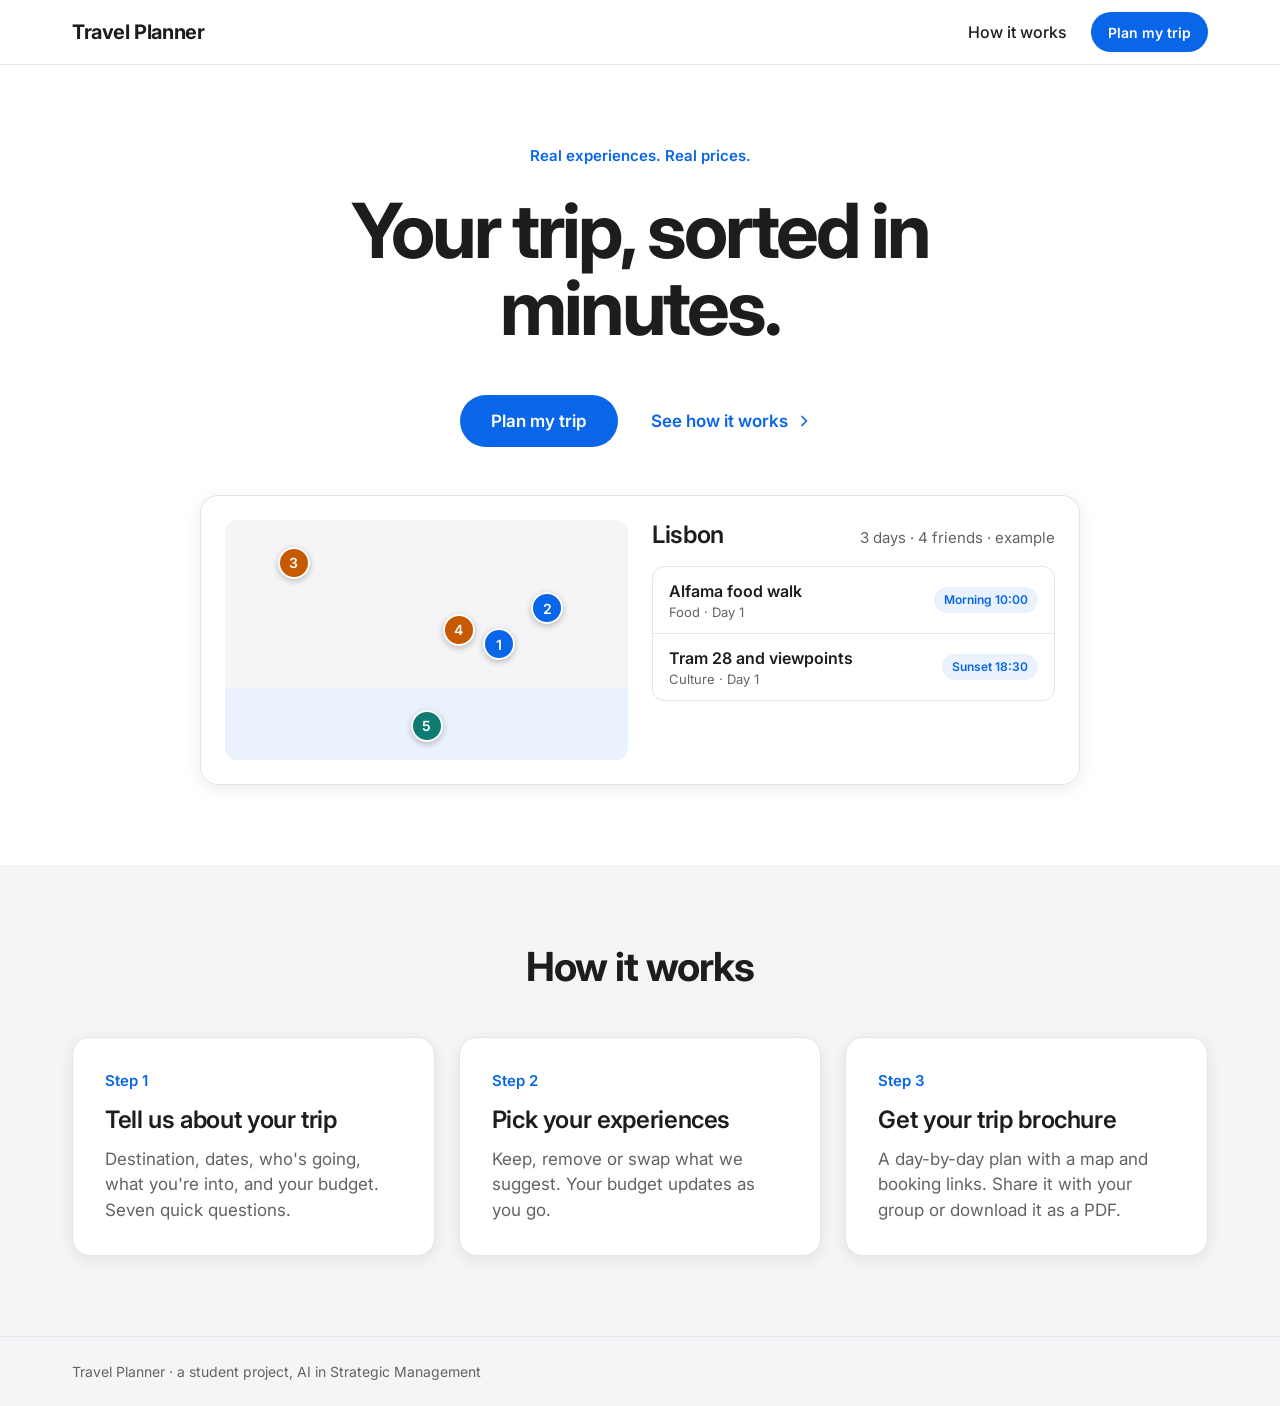
<file: frontend/index.html>
<!doctype html>
<!-- Home: explains what the app does, shows an example trip and sends the user to the questionnaire. -->
<html lang="en">
<head>
  <meta charset="utf-8">
  <meta name="viewport" content="width=device-width, initial-scale=1">
  <title>Travel Itinerary Planner</title>
  <link rel="preconnect" href="https://fonts.googleapis.com">
  <link rel="preconnect" href="https://fonts.gstatic.com" crossorigin>
  <link rel="stylesheet" href="https://fonts.googleapis.com/css2?family=Inter:wght@400;500;600;700&display=swap">
  <link rel="stylesheet" href="css/styles.css">
  <script src="js/index.js" defer></script>
</head>
<body>
  <header class="site-header">
    <div class="container">
      <a class="wordmark" href="index.html">Travel Planner</a>
      <nav class="site-nav" aria-label="Main">
        <a class="nav-link" href="#how-it-works">How it works</a>
        <a class="btn btn-primary btn-sm" href="plan.html">Plan my trip</a>
      </nav>
    </div>
  </header>

  <main>
    <section class="section hero" aria-labelledby="hero-title">
      <div class="container">
        <p class="eyebrow">Real experiences. Real prices.</p>
        <h1 class="display" id="hero-title">Your trip, sorted in minutes.</h1>
        <div class="hero-actions">
          <a class="btn btn-primary btn-lg" href="plan.html">Plan my trip</a>
          <a class="btn btn-text" href="#how-it-works">
            See how it works
            <svg class="icon" viewBox="0 0 16 16" fill="none" stroke="currentColor" stroke-width="1.75" stroke-linecap="round" stroke-linejoin="round" aria-hidden="true"><path d="M6 3.5 10.5 8 6 12.5"/></svg>
          </a>
        </div>

        <!-- Example trip: a static illustration filled by js/index.js (no prices: those only come from the API) -->
        <section class="card preview" aria-label="Example trip">
          <div class="map" id="preview-map" role="img" aria-label="Map placeholder with the example trip's stops"></div>
          <div class="preview-trip">
            <div class="preview-head">
              <h2 id="preview-city"></h2>
              <p class="text-sm muted" id="preview-meta"></p>
            </div>
            <ul class="plain list-box" id="preview-list"></ul>
          </div>
        </section>
      </div>
    </section>

    <section class="section section-alt" id="how-it-works" aria-labelledby="how-title">
      <div class="container">
        <h2 class="h1 section-title" id="how-title">How it works</h2>
        <ol class="plain grid-3">
          <li class="card step-card">
            <p class="eyebrow">Step 1</p>
            <h3 class="h2">Tell us about your trip</h3>
            <p>Destination, dates, who's going, what you're into, and your budget. Seven quick questions.</p>
          </li>
          <li class="card step-card">
            <p class="eyebrow">Step 2</p>
            <h3 class="h2">Pick your experiences</h3>
            <p>Keep, remove or swap what we suggest. Your budget updates as you go.</p>
          </li>
          <li class="card step-card">
            <p class="eyebrow">Step 3</p>
            <h3 class="h2">Get your trip brochure</h3>
            <p>A day-by-day plan with a map and booking links. Share it with your group or download it as a PDF.</p>
          </li>
        </ol>
      </div>
    </section>
  </main>

  <footer class="site-footer">
    <div class="container">Travel Planner · a student project, AI in Strategic Management</div>
  </footer>
</body>
</html>
</file>
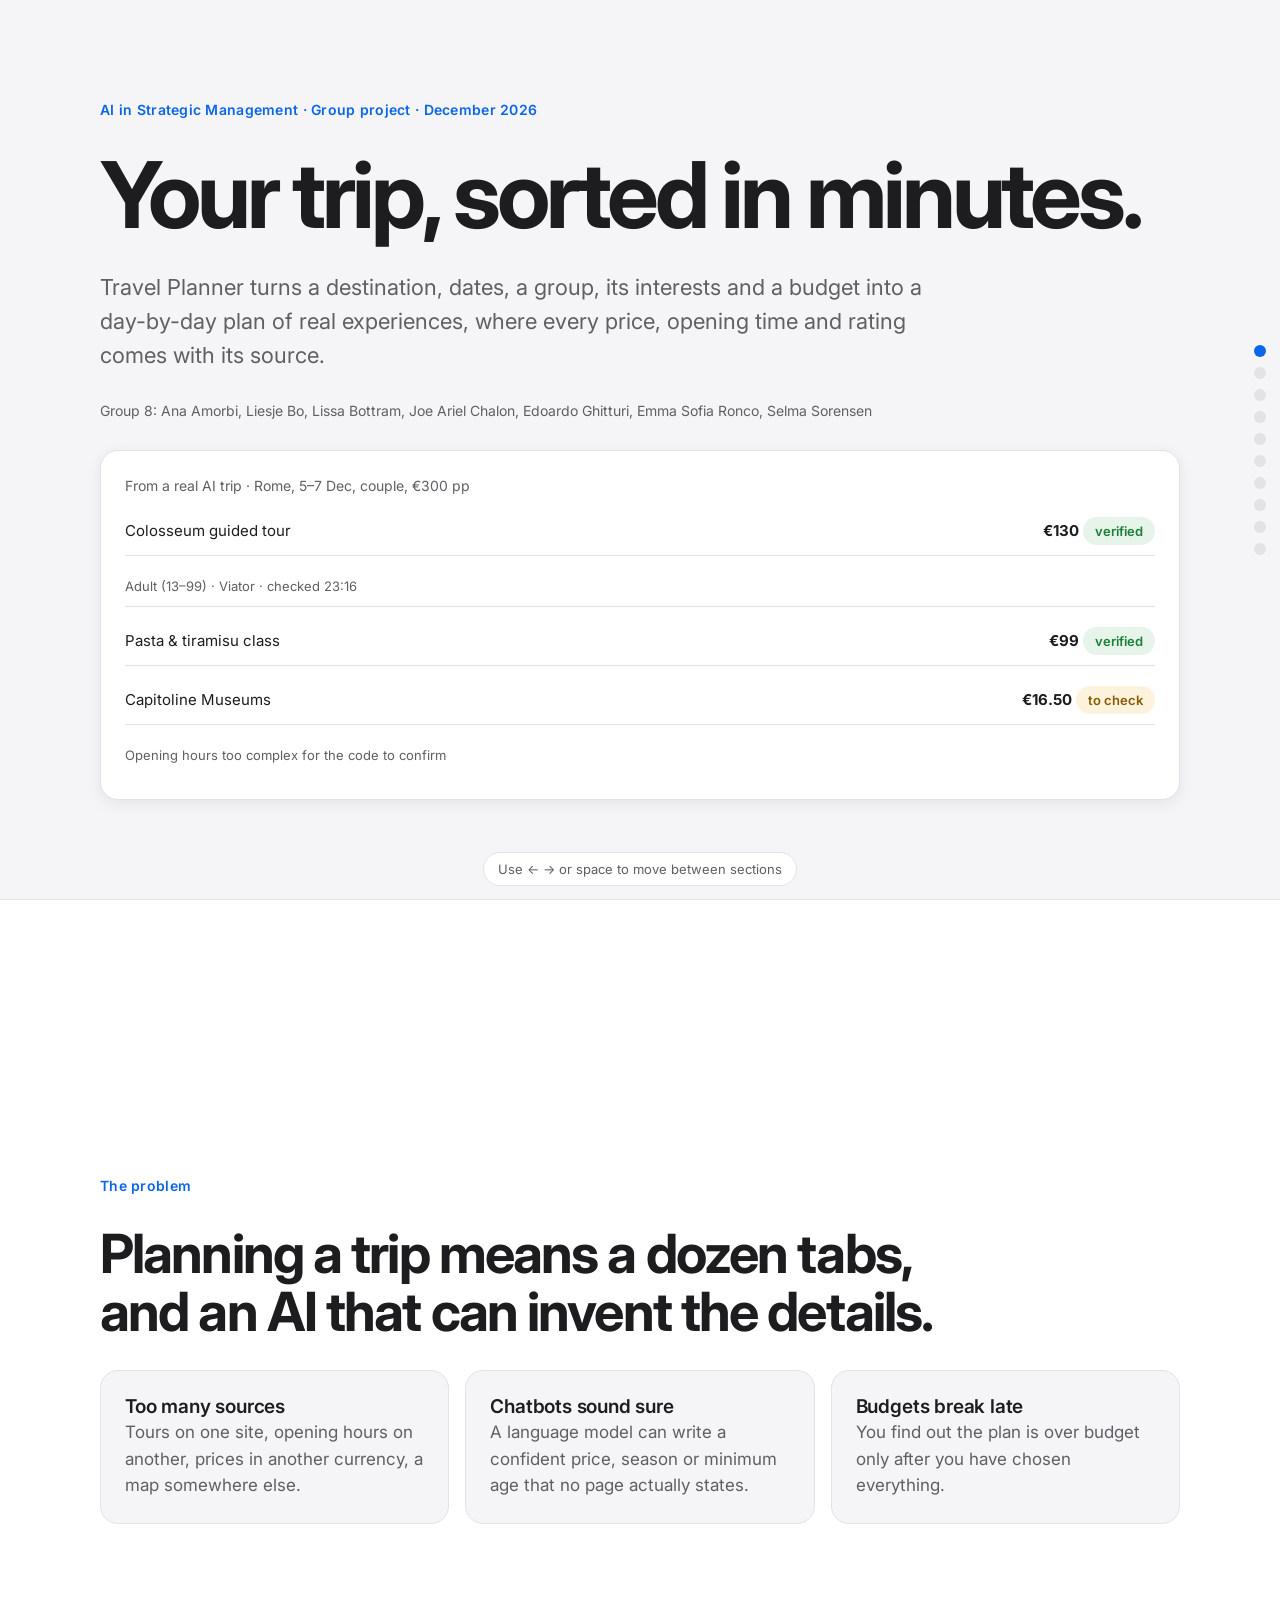
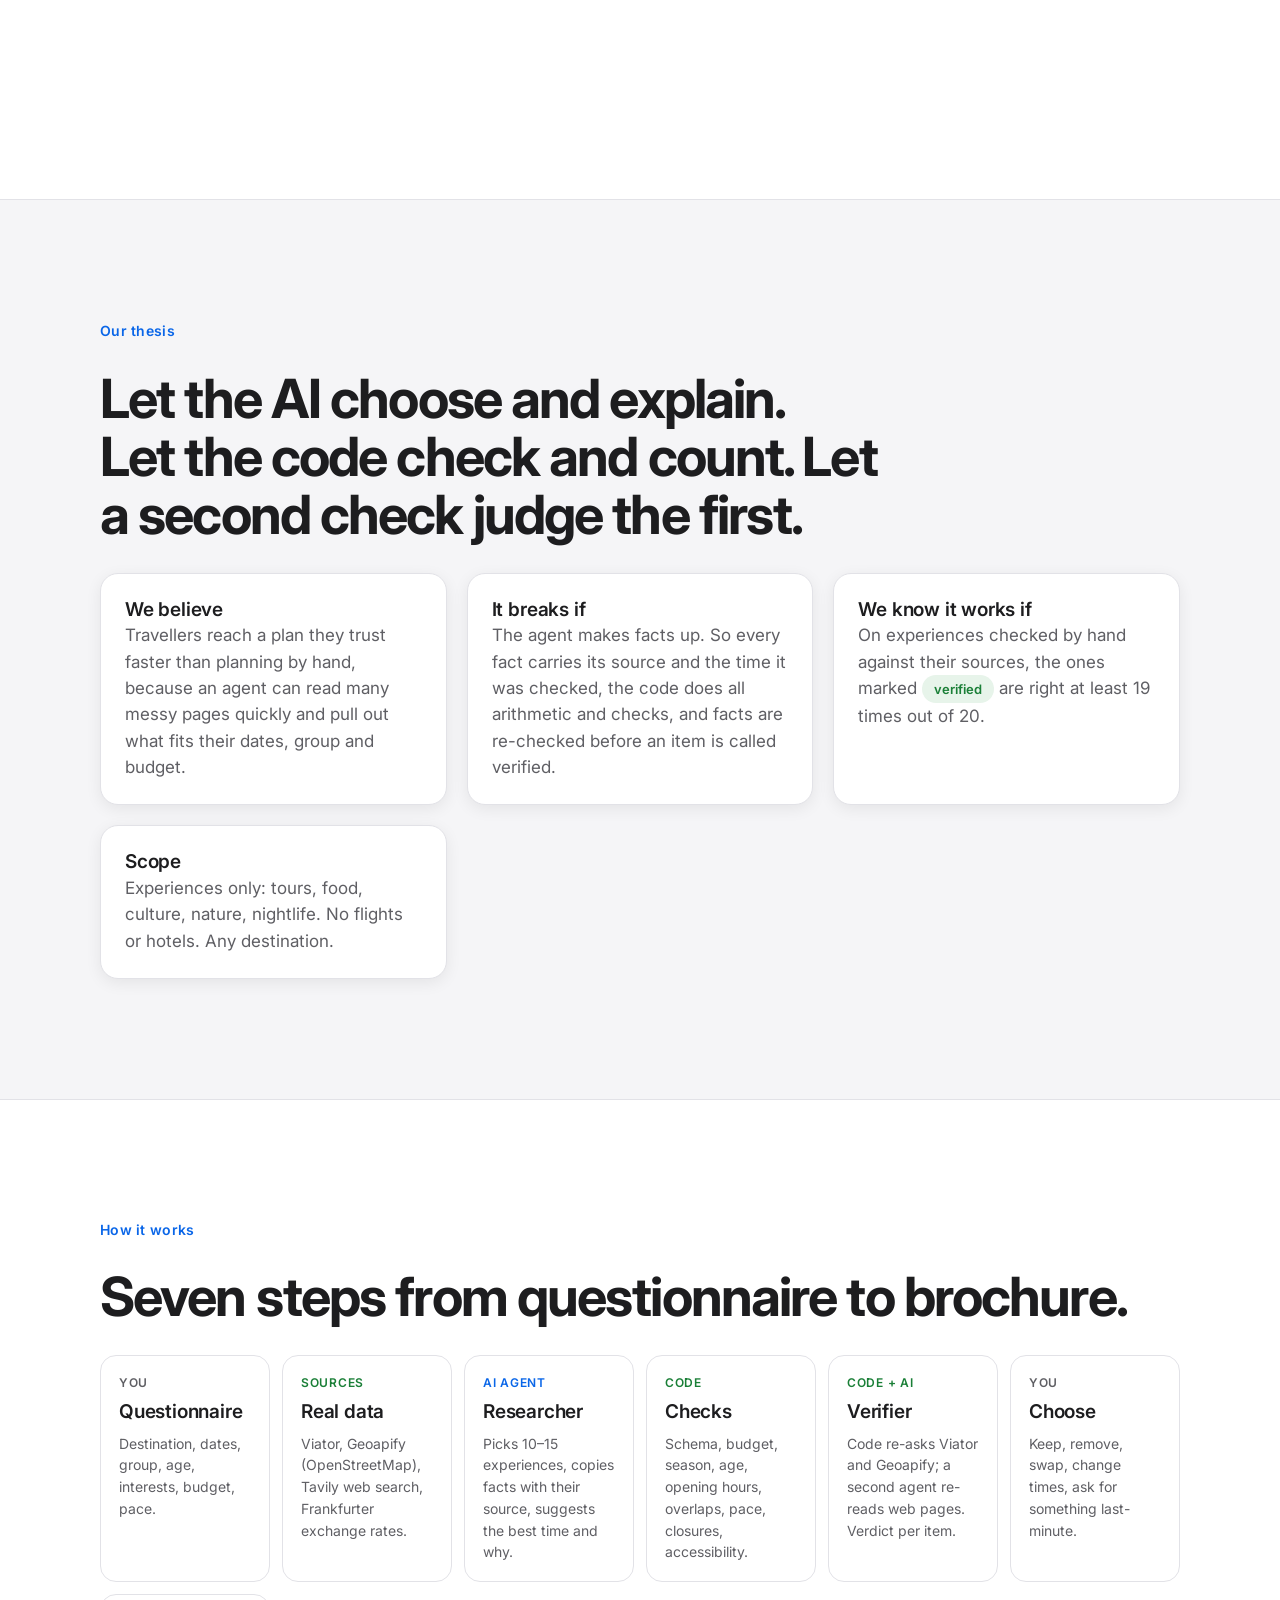
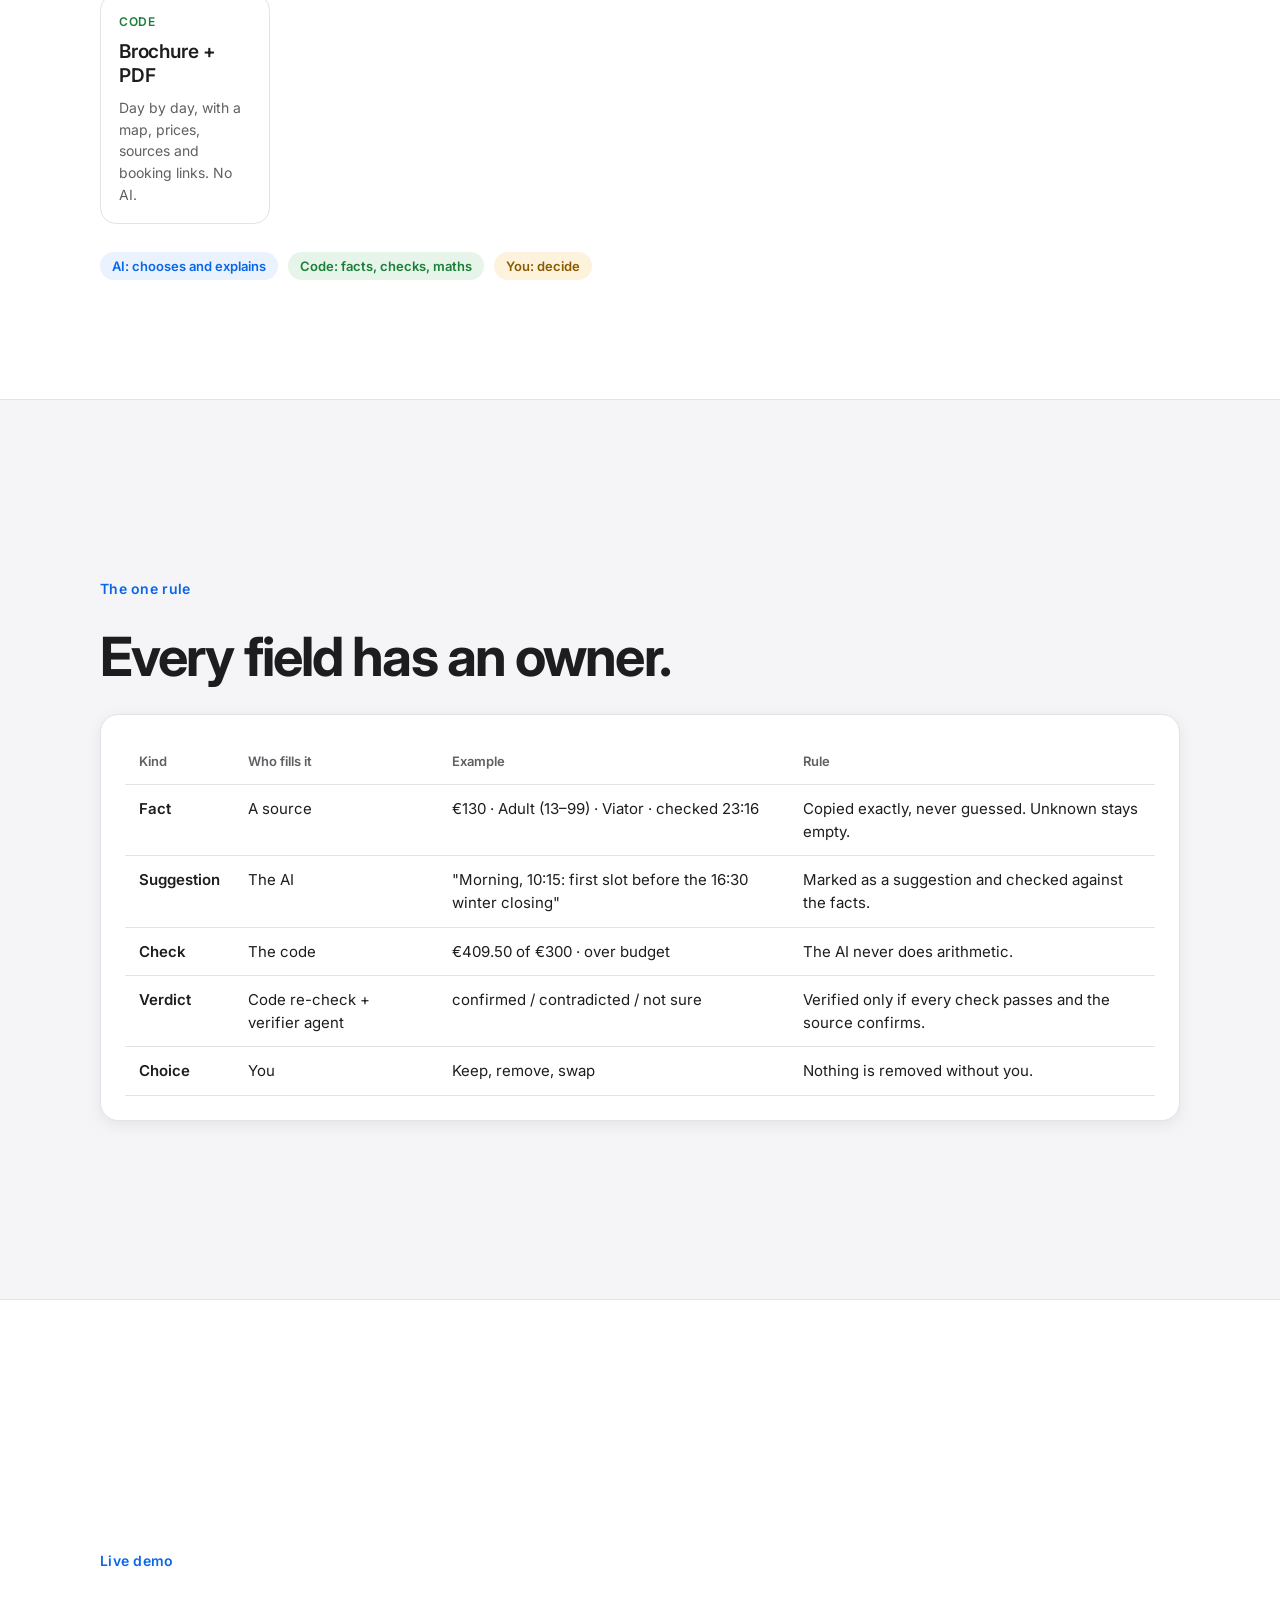
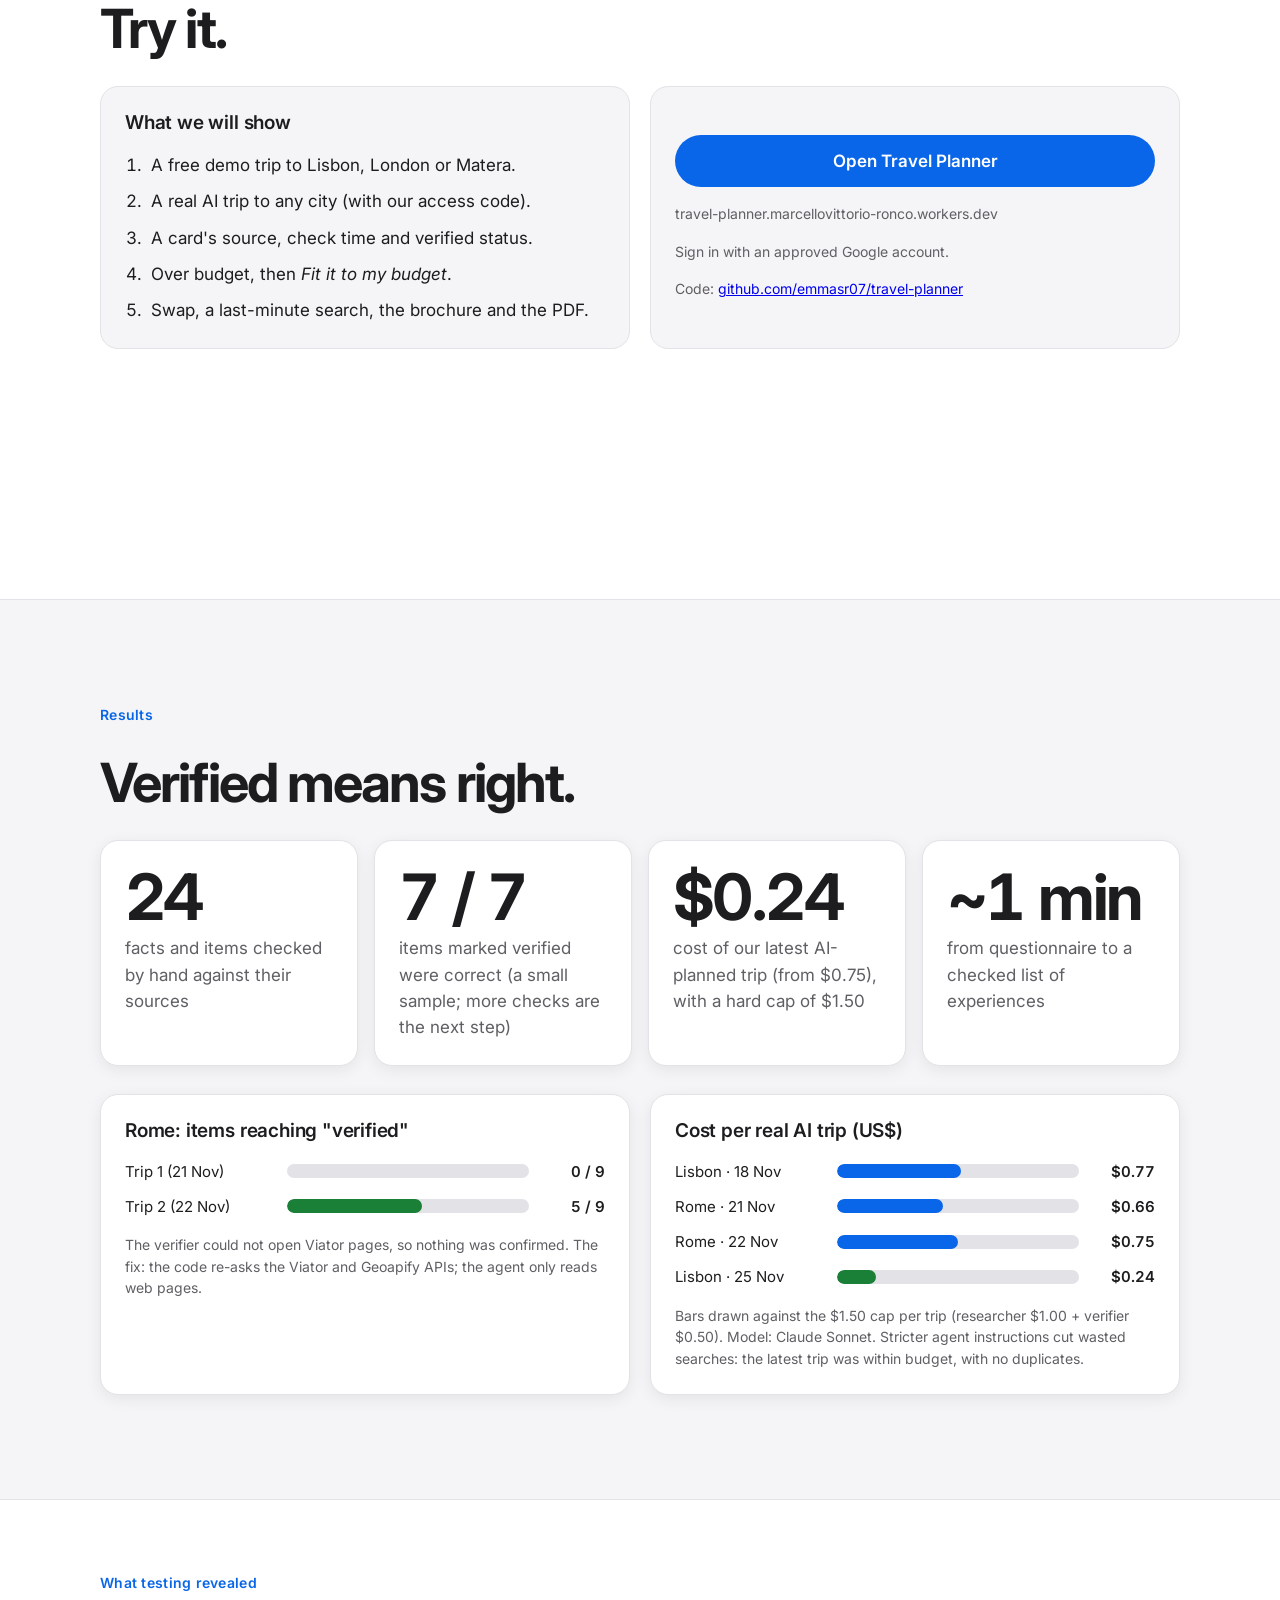
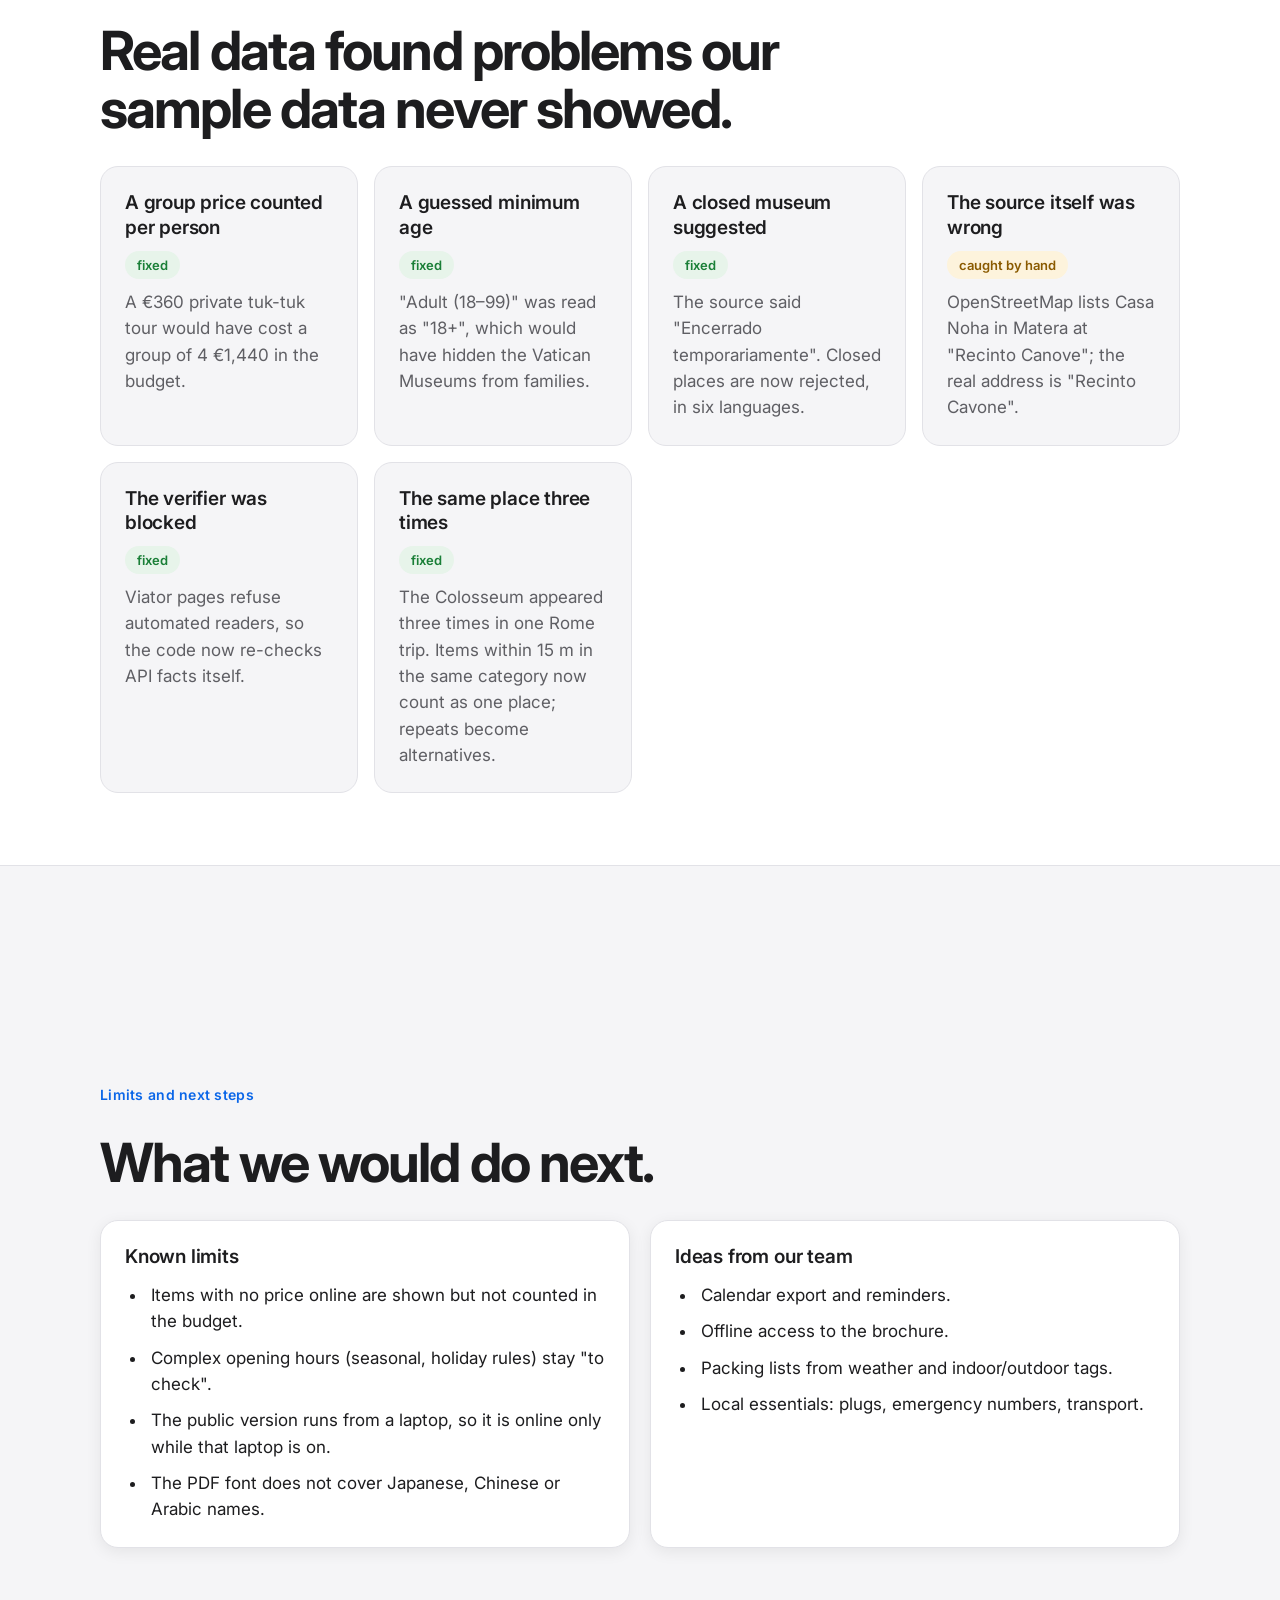
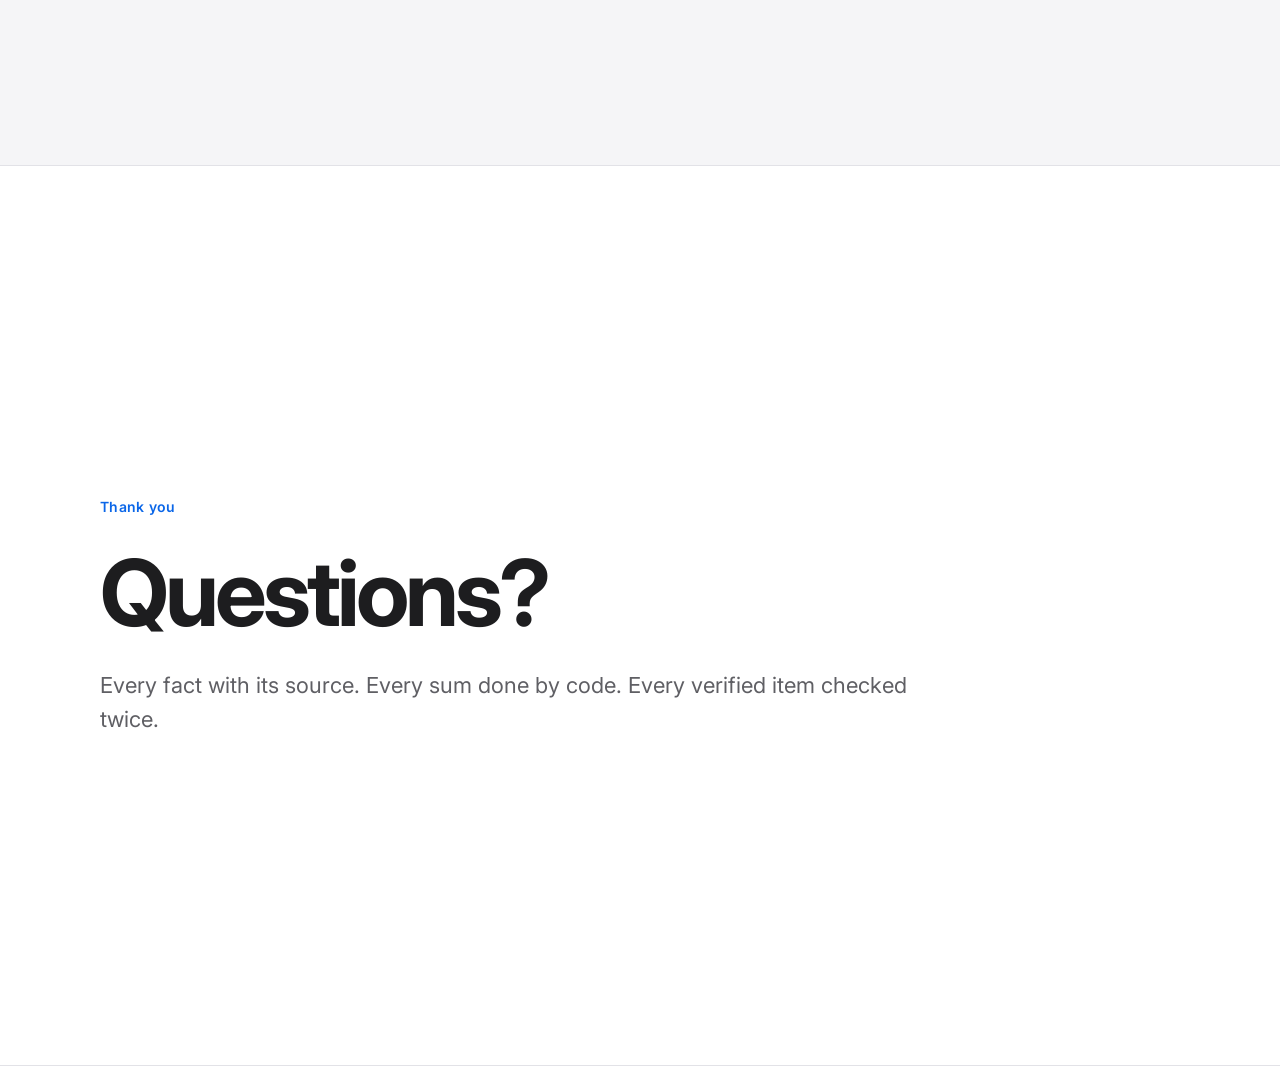
<file: docs/presentation.html>
<!doctype html><html><head><meta charset=utf8><meta name=viewport content="width=device-width,initial-scale=1,viewport-fit=cover"><style>:root{color-scheme:light;box-sizing:border-box;padding-top:env(safe-area-inset-top,0px);padding-bottom:env(safe-area-inset-bottom,0px)}html{scroll-padding-top:env(safe-area-inset-top,0px)}body{margin:0;padding:0;font:14px -apple-system,BlinkMacSystemFont,sans-serif;background:#fff;color:#000}img{max-width:100%}[hidden]:not([hidden=until-found i]){display:none!important}</style></head><body>
<title>Travel Planner Presentation</title>
<meta name="claude:viewport-fit-sides" content="cover">
<link rel="preconnect" href="https://fonts.googleapis.com">
<link rel="stylesheet" href="https://fonts.googleapis.com/css2?family=Inter:wght@400;500;600;700&display=swap">
<style>
/* Layout: full-screen sections you step through like slides (arrows / space / dots), built on the app's own design system: neutral surfaces, one blue accent, Inter. */
:root {
  --bg: #f5f5f7;
  --surface: #ffffff;
  --ink: #1d1d1f;
  --muted: #5f5f64;
  --line: #e2e2e7;
  --blue: #0a66e8;
  --blue-soft: #eaf2fe;
  --good: #1a7f37;
  --good-soft: #e7f4ea;
  --bad: #c2000f;
  --bad-soft: #fde9ea;
  --warn: #8a5a00;
  --warn-soft: #fdf3dc;
  --font: Inter, -apple-system, BlinkMacSystemFont, "Segoe UI", system-ui, sans-serif;
  --shadow: 0 4px 16px rgba(0,0,0,.07);
}
@media (prefers-color-scheme: dark) {
  :root:not([data-theme="light"]) {
    --bg: #111113; --surface: #1c1c1f; --ink: #f2f2f4; --muted: #a3a3ab; --line: #2e2e33;
    --blue: #5b9dff; --blue-soft: #16253d; --good: #5cc97a; --good-soft: #15291b;
    --bad: #ff6b74; --bad-soft: #351619; --warn: #f2c25b; --warn-soft: #33290f;
    --shadow: 0 4px 16px rgba(0,0,0,.4); color-scheme: dark;
  }
}
:root[data-theme="dark"] {
  --bg: #111113; --surface: #1c1c1f; --ink: #f2f2f4; --muted: #a3a3ab; --line: #2e2e33;
  --blue: #5b9dff; --blue-soft: #16253d; --good: #5cc97a; --good-soft: #15291b;
  --bad: #ff6b74; --bad-soft: #351619; --warn: #f2c25b; --warn-soft: #33290f;
  --shadow: 0 4px 16px rgba(0,0,0,.4); color-scheme: dark;
}
html { scroll-snap-type: y proximity; scroll-behavior: smooth; }
@media (prefers-reduced-motion: reduce) { html { scroll-behavior: auto; } }
body { background: var(--bg); color: var(--ink); font-family: var(--font); font-size: 17px; line-height: 1.55; -webkit-font-smoothing: antialiased; }
section {
  scroll-snap-align: start;
  min-height: 100vh; min-height: 100svh;
  display: flex; align-items: center;
  padding-block: 72px;
  padding-left: max(16px, env(safe-area-inset-left, 0px));
  padding-right: max(16px, env(safe-area-inset-right, 0px));
  border-bottom: 1px solid var(--line);
  box-sizing: border-box;
}
section.alt { background: var(--surface); }
.wrap { width: 100%; max-width: 1080px; margin: 0 auto; display: flex; flex-direction: column; gap: 28px; min-width: 0; }
.eyebrow { font-size: 14px; font-weight: 600; color: var(--blue); letter-spacing: .02em; }
h1, h2, h3, p { margin: 0; }
h1 { font-size: clamp(44px, 8vw, 92px); line-height: 1.02; font-weight: 700; letter-spacing: -.045em; text-wrap: balance; }
h2 { font-size: clamp(32px, 5vw, 54px); line-height: 1.08; font-weight: 700; letter-spacing: -.035em; text-wrap: balance; }
h3 { font-size: 19px; line-height: 1.3; font-weight: 600; letter-spacing: -.01em; }
.lead { font-size: clamp(18px, 2.2vw, 22px); color: var(--muted); max-width: 62ch; }
.muted { color: var(--muted); }
.small { font-size: 14px; color: var(--muted); }
.card { background: var(--surface); border: 1px solid var(--line); border-radius: 18px; box-shadow: var(--shadow); padding: 24px; min-width: 0; }
section.alt .card { background: var(--bg); box-shadow: none; }
.grid { display: grid; gap: 16px; grid-template-columns: repeat(auto-fit, minmax(240px, 1fr)); }
.grid-2 { display: grid; gap: 20px; grid-template-columns: repeat(auto-fit, minmax(300px, 1fr)); }
.pill { display: inline-flex; align-items: center; gap: 6px; padding: 4px 12px; border-radius: 999px; font-size: 13px; font-weight: 600; white-space: nowrap; }
.pill.good { background: var(--good-soft); color: var(--good); }
.pill.bad { background: var(--bad-soft); color: var(--bad); }
.pill.warn { background: var(--warn-soft); color: var(--warn); }
.pill.blue { background: var(--blue-soft); color: var(--blue); }
.btn { display: inline-flex; align-items: center; justify-content: center; gap: 8px; min-height: 52px; padding: 0 28px; border-radius: 999px; background: var(--blue); color: #fff; font-weight: 600; font-size: 17px; text-decoration: none; }
.btn:focus-visible, a:focus-visible, button:focus-visible { outline: 2px solid var(--blue); outline-offset: 3px; }
.num { font-size: clamp(40px, 6vw, 64px); font-weight: 700; letter-spacing: -.04em; line-height: 1; font-variant-numeric: tabular-nums; }

/* Title */
.title-meta { display: flex; flex-wrap: wrap; gap: 10px; }
.hero-card { display: flex; flex-wrap: wrap; gap: 16px; align-items: stretch; }
.mini { flex: 1 1 260px; display: flex; flex-direction: column; gap: 10px; }
.mini .row { display: flex; justify-content: space-between; gap: 12px; align-items: baseline; padding: 10px 0; border-bottom: 1px solid var(--line); font-size: 15px; }
.mini .row:last-child { border-bottom: 0; }
.mini .src { font-size: 13px; color: var(--muted); }

/* Pipeline */
.pipe { display: grid; gap: 12px; grid-template-columns: repeat(auto-fit, minmax(150px, 1fr)); counter-reset: none; }
.step { position: relative; display: flex; flex-direction: column; gap: 8px; padding: 18px; border-radius: 16px; border: 1px solid var(--line); background: var(--surface); min-width: 0; }
.step .who { font-size: 12px; font-weight: 600; letter-spacing: .06em; text-transform: uppercase; }
.who.you { color: var(--muted); } .who.ai { color: var(--blue); } .who.code { color: var(--good); }
.step p { font-size: 14px; color: var(--muted); }
.legend { display: flex; flex-wrap: wrap; gap: 10px; }

/* Rules table */
.table-box { overflow-x: auto; }
table { width: 100%; border-collapse: collapse; font-size: 15px; min-width: 560px; }
th, td { text-align: left; padding: 12px 14px; border-bottom: 1px solid var(--line); vertical-align: top; }
th { font-size: 13px; color: var(--muted); font-weight: 600; }
td:first-child { font-weight: 600; white-space: nowrap; }

/* Results */
.stat { display: flex; flex-direction: column; gap: 6px; }
.bars { display: flex; flex-direction: column; gap: 12px; }
.bar-row { display: grid; grid-template-columns: 150px 1fr 64px; gap: 12px; align-items: center; font-size: 15px; }
.bar-track { height: 14px; background: var(--line); border-radius: 999px; overflow: hidden; }
.bar-fill { height: 100%; border-radius: 999px; background: var(--blue); }
.bar-fill.good { background: var(--good); }
.bar-row .v { text-align: right; font-variant-numeric: tabular-nums; font-weight: 600; }
@media (max-width: 520px) { .bar-row { grid-template-columns: 1fr 56px; } .bar-row .bar-track { grid-column: 1 / -1; grid-row: 2; } }

/* Findings */
.finding { display: flex; flex-direction: column; gap: 10px; }
.finding .top { display: flex; justify-content: space-between; gap: 10px; align-items: flex-start; flex-wrap: wrap; }

/* Demo */
.demo-steps { margin: 0; padding-left: 22px; display: flex; flex-direction: column; gap: 10px; }
.demo-steps li { padding-left: 4px; }
code { font-family: ui-monospace, SFMono-Regular, Menlo, monospace; font-size: .9em; background: var(--blue-soft); color: var(--ink); padding: 2px 6px; border-radius: 6px; }

/* Nav dots */
.dots { position: fixed; right: calc(14px + env(safe-area-inset-right, 0px)); top: 50%; transform: translateY(-50%); display: flex; flex-direction: column; gap: 10px; z-index: 5; }
.dots button { width: 12px; height: 12px; border-radius: 50%; border: 0; padding: 0; background: var(--line); cursor: pointer; }
.dots button[aria-current="true"] { background: var(--blue); }
@media (max-width: 700px) { .dots { display: none; } }
.hint { position: fixed; left: 50%; transform: translateX(-50%); bottom: calc(14px + env(safe-area-inset-bottom, 0px)); font-size: 13px; color: var(--muted); background: var(--surface); border: 1px solid var(--line); padding: 6px 14px; border-radius: 999px; z-index: 5; }
@media (max-width: 700px) { .hint { display: none; } }
</style>

<nav class="dots" aria-label="Sections" id="dots"></nav>
<div class="hint">Use ← → or space to move between sections</div>

<!-- 1 Title -->
<section id="start" data-label="Title">
  <div class="wrap">
    <span class="eyebrow">AI in Strategic Management · Group project · December 2026</span>
    <h1>Your trip, sorted in minutes.</h1>
    <p class="lead">Travel Planner turns a destination, dates, a group, its interests and a budget into a day-by-day plan of real experiences, where every price, opening time and rating comes with its source.</p>
    <p class="small">Group 8: Ana Amorbi, Liesje Bo, Lissa Bottram, Joe Ariel Chalon, Edoardo Ghitturi, Emma Sofia Ronco, Selma Sorensen</p>
    <div class="hero-card">
      <div class="card mini" aria-label="Example from a real AI trip">
        <span class="small">From a real AI trip · Rome, 5–7 Dec, couple, €300 pp</span>
        <div class="row"><span>Colosseum guided tour</span><span><strong>€130</strong> <span class="pill good">verified</span></span></div>
        <div class="row"><span class="src">Adult (13–99) · Viator · checked 23:16</span></div>
        <div class="row"><span>Pasta & tiramisu class</span><span><strong>€99</strong> <span class="pill good">verified</span></span></div>
        <div class="row"><span>Capitoline Museums</span><span><strong>€16.50</strong> <span class="pill warn">to check</span></span></div>
        <div class="row"><span class="src">Opening hours too complex for the code to confirm</span></div>
      </div>
    </div>
  </div>
</section>

<!-- 2 Problem -->
<section id="problem" class="alt" data-label="Problem">
  <div class="wrap">
    <span class="eyebrow">The problem</span>
    <h2>Planning a trip means a dozen tabs, and an AI that can invent the details.</h2>
    <div class="grid">
      <div class="card"><h3>Too many sources</h3><p class="muted">Tours on one site, opening hours on another, prices in another currency, a map somewhere else.</p></div>
      <div class="card"><h3>Chatbots sound sure</h3><p class="muted">A language model can write a confident price, season or minimum age that no page actually states.</p></div>
      <div class="card"><h3>Budgets break late</h3><p class="muted">You find out the plan is over budget only after you have chosen everything.</p></div>
    </div>
  </div>
</section>

<!-- 3 Thesis -->
<section id="thesis" data-label="Thesis">
  <div class="wrap">
    <span class="eyebrow">Our thesis</span>
    <h2>Let the AI choose and explain. Let the code check and count. Let a second check judge the first.</h2>
    <div class="grid-2">
      <div class="card"><h3>We believe</h3><p class="muted">Travellers reach a plan they trust faster than planning by hand, because an agent can read many messy pages quickly and pull out what fits their dates, group and budget.</p></div>
      <div class="card"><h3>It breaks if</h3><p class="muted">The agent makes facts up. So every fact carries its source and the time it was checked, the code does all arithmetic and checks, and facts are re-checked before an item is called verified.</p></div>
      <div class="card"><h3>We know it works if</h3><p class="muted">On experiences checked by hand against their sources, the ones marked <span class="pill good">verified</span> are right at least 19 times out of 20.</p></div>
      <div class="card"><h3>Scope</h3><p class="muted">Experiences only: tours, food, culture, nature, nightlife. No flights or hotels. Any destination.</p></div>
    </div>
  </div>
</section>

<!-- 4 How it works -->
<section id="how" class="alt" data-label="How it works">
  <div class="wrap">
    <span class="eyebrow">How it works</span>
    <h2>Seven steps from questionnaire to brochure.</h2>
    <div class="pipe" role="list">
      <div class="step" role="listitem"><span class="who you">You</span><h3>Questionnaire</h3><p>Destination, dates, group, age, interests, budget, pace.</p></div>
      <div class="step" role="listitem"><span class="who code">Sources</span><h3>Real data</h3><p>Viator, Geoapify (OpenStreetMap), Tavily web search, Frankfurter exchange rates.</p></div>
      <div class="step" role="listitem"><span class="who ai">AI agent</span><h3>Researcher</h3><p>Picks 10–15 experiences, copies facts with their source, suggests the best time and why.</p></div>
      <div class="step" role="listitem"><span class="who code">Code</span><h3>Checks</h3><p>Schema, budget, season, age, opening hours, overlaps, pace, closures, accessibility.</p></div>
      <div class="step" role="listitem"><span class="who code">Code + AI</span><h3>Verifier</h3><p>Code re-asks Viator and Geoapify; a second agent re-reads web pages. Verdict per item.</p></div>
      <div class="step" role="listitem"><span class="who you">You</span><h3>Choose</h3><p>Keep, remove, swap, change times, ask for something last-minute.</p></div>
      <div class="step" role="listitem"><span class="who code">Code</span><h3>Brochure + PDF</h3><p>Day by day, with a map, prices, sources and booking links. No AI.</p></div>
    </div>
    <div class="legend"><span class="pill blue">AI: chooses and explains</span><span class="pill good">Code: facts, checks, maths</span><span class="pill warn">You: decide</span></div>
  </div>
</section>

<!-- 5 Rules -->
<section id="rules" data-label="Rules">
  <div class="wrap">
    <span class="eyebrow">The one rule</span>
    <h2>Every field has an owner.</h2>
    <div class="card table-box">
      <table>
        <thead><tr><th>Kind</th><th>Who fills it</th><th>Example</th><th>Rule</th></tr></thead>
        <tbody>
          <tr><td>Fact</td><td>A source</td><td>€130 · Adult (13–99) · Viator · checked 23:16</td><td>Copied exactly, never guessed. Unknown stays empty.</td></tr>
          <tr><td>Suggestion</td><td>The AI</td><td>"Morning, 10:15: first slot before the 16:30 winter closing"</td><td>Marked as a suggestion and checked against the facts.</td></tr>
          <tr><td>Check</td><td>The code</td><td>€409.50 of €300 · over budget</td><td>The AI never does arithmetic.</td></tr>
          <tr><td>Verdict</td><td>Code re-check + verifier agent</td><td>confirmed / contradicted / not sure</td><td>Verified only if every check passes and the source confirms.</td></tr>
          <tr><td>Choice</td><td>You</td><td>Keep, remove, swap</td><td>Nothing is removed without you.</td></tr>
        </tbody>
      </table>
    </div>
  </div>
</section>

<!-- 6 Demo -->
<section id="demo" class="alt" data-label="Live demo">
  <div class="wrap">
    <span class="eyebrow">Live demo</span>
    <h2>Try it.</h2>
    <div class="grid-2">
      <div class="card" style="display:flex;flex-direction:column;gap:16px">
        <h3>What we will show</h3>
        <ol class="demo-steps">
          <li>A free demo trip to Lisbon, London or Matera.</li>
          <li>A real AI trip to any city (with our access code).</li>
          <li>A card's source, check time and verified status.</li>
          <li>Over budget, then <em>Fit it to my budget</em>.</li>
          <li>Swap, a last-minute search, the brochure and the PDF.</li>
        </ol>
      </div>
      <div class="card" style="display:flex;flex-direction:column;gap:16px;justify-content:center">
        <a class="btn" id="appLink" href="http://127.0.0.1:8000" target="_blank" rel="noopener">Open Travel Planner</a>
        <p class="small" id="appNote">travel-planner.marcellovittorio-ronco.workers.dev</p>
        <p class="small">Sign in with an approved Google account.</p>
        <p class="small">Code: <a href="https://github.com/emmasr07/travel-planner" target="_blank" rel="noopener">github.com/emmasr07/travel-planner</a></p>
      </div>
    </div>
  </div>
</section>

<!-- 7 Results -->
<section id="results" data-label="Results">
  <div class="wrap">
    <span class="eyebrow">Results</span>
    <h2>Verified means right.</h2>
    <div class="grid">
      <div class="card stat"><span class="num">24</span><span class="muted">facts and items checked by hand against their sources</span></div>
      <div class="card stat"><span class="num">7 / 7</span><span class="muted">items marked verified were correct (a small sample; more checks are the next step)</span></div>
      <div class="card stat"><span class="num">$0.24</span><span class="muted">cost of our latest AI-planned trip (from $0.75), with a hard cap of $1.50</span></div>
      <div class="card stat"><span class="num">~1 min</span><span class="muted">from questionnaire to a checked list of experiences</span></div>
    </div>
    <div class="grid-2">
      <div class="card" style="display:flex;flex-direction:column;gap:16px">
        <h3>Rome: items reaching "verified"</h3>
        <div class="bars" role="img" aria-label="Rome trip 1: 0 of 9 verified. Rome trip 2, after the code re-check: 5 of 9 verified.">
          <div class="bar-row"><span>Trip 1 (21 Nov)</span><div class="bar-track"><div class="bar-fill good" style="width:0%"></div></div><span class="v">0 / 9</span></div>
          <div class="bar-row"><span>Trip 2 (22 Nov)</span><div class="bar-track"><div class="bar-fill good" style="width:55.6%"></div></div><span class="v">5 / 9</span></div>
        </div>
        <p class="small">The verifier could not open Viator pages, so nothing was confirmed. The fix: the code re-asks the Viator and Geoapify APIs; the agent only reads web pages.</p>
      </div>
      <div class="card" style="display:flex;flex-direction:column;gap:16px">
        <h3>Cost per real AI trip (US$)</h3>
        <div class="bars" role="img" aria-label="Lisbon 18 Nov $0.77, Rome 21 Nov $0.66, Rome 22 Nov $0.75, Lisbon 25 Nov $0.24. Cap $1.50.">
          <div class="bar-row"><span>Lisbon · 18 Nov</span><div class="bar-track"><div class="bar-fill" style="width:51.3%"></div></div><span class="v">$0.77</span></div>
          <div class="bar-row"><span>Rome · 21 Nov</span><div class="bar-track"><div class="bar-fill" style="width:44%"></div></div><span class="v">$0.66</span></div>
          <div class="bar-row"><span>Rome · 22 Nov</span><div class="bar-track"><div class="bar-fill" style="width:50%"></div></div><span class="v">$0.75</span></div>
          <div class="bar-row"><span>Lisbon · 25 Nov</span><div class="bar-track"><div class="bar-fill good" style="width:16%"></div></div><span class="v">$0.24</span></div>
        </div>
        <p class="small">Bars drawn against the $1.50 cap per trip (researcher $1.00 + verifier $0.50). Model: Claude Sonnet. Stricter agent instructions cut wasted searches: the latest trip was within budget, with no duplicates.</p>
      </div>
    </div>
  </div>
</section>

<!-- 8 Findings -->
<section id="findings" class="alt" data-label="What testing revealed">
  <div class="wrap">
    <span class="eyebrow">What testing revealed</span>
    <h2>Real data found problems our sample data never showed.</h2>
    <div class="grid">
      <div class="card finding"><div class="top"><h3>A group price counted per person</h3><span class="pill good">fixed</span></div><p class="muted">A €360 private tuk-tuk tour would have cost a group of 4 €1,440 in the budget.</p></div>
      <div class="card finding"><div class="top"><h3>A guessed minimum age</h3><span class="pill good">fixed</span></div><p class="muted">"Adult (18–99)" was read as "18+", which would have hidden the Vatican Museums from families.</p></div>
      <div class="card finding"><div class="top"><h3>A closed museum suggested</h3><span class="pill good">fixed</span></div><p class="muted">The source said "Encerrado temporariamente". Closed places are now rejected, in six languages.</p></div>
      <div class="card finding"><div class="top"><h3>The source itself was wrong</h3><span class="pill warn">caught by hand</span></div><p class="muted">OpenStreetMap lists Casa Noha in Matera at "Recinto Canove"; the real address is "Recinto Cavone".</p></div>
      <div class="card finding"><div class="top"><h3>The verifier was blocked</h3><span class="pill good">fixed</span></div><p class="muted">Viator pages refuse automated readers, so the code now re-checks API facts itself.</p></div>
      <div class="card finding"><div class="top"><h3>The same place three times</h3><span class="pill good">fixed</span></div><p class="muted">The Colosseum appeared three times in one Rome trip. Items within 15 m in the same category now count as one place; repeats become alternatives.</p></div>
    </div>
  </div>
</section>

<!-- 9 Limits -->
<section id="limits" data-label="Limits and next steps">
  <div class="wrap">
    <span class="eyebrow">Limits and next steps</span>
    <h2>What we would do next.</h2>
    <div class="grid-2">
      <div class="card" style="display:flex;flex-direction:column;gap:12px">
        <h3>Known limits</h3>
        <ul class="demo-steps">
          <li>Items with no price online are shown but not counted in the budget.</li>
          <li>Complex opening hours (seasonal, holiday rules) stay "to check".</li>
          <li>The public version runs from a laptop, so it is online only while that laptop is on.</li>
          <li>The PDF font does not cover Japanese, Chinese or Arabic names.</li>
        </ul>
      </div>
      <div class="card" style="display:flex;flex-direction:column;gap:12px">
        <h3>Ideas from our team</h3>
        <ul class="demo-steps">
          <li>Calendar export and reminders.</li>
          <li>Offline access to the brochure.</li>
          <li>Packing lists from weather and indoor/outdoor tags.</li>
          <li>Local essentials: plugs, emergency numbers, transport.</li>
        </ul>
      </div>
    </div>
  </div>
</section>

<!-- 10 End -->
<section id="end" class="alt" data-label="Questions">
  <div class="wrap">
    <span class="eyebrow">Thank you</span>
    <h1>Questions?</h1>
    <p class="lead">Every fact with its source. Every sum done by code. Every verified item checked twice.</p>
  </div>
</section>

<script>
(function () {
  // Put the public app link here after the deploy.
  var APP_URL = "https://travel-planner.marcellovittorio-ronco.workers.dev";
  if (APP_URL) {
    document.getElementById("appLink").href = APP_URL;
    document.getElementById("appNote").textContent = APP_URL.replace(/^https?:\/\//, "");
  }

  var sections = Array.prototype.slice.call(document.querySelectorAll("section"));
  var dots = document.getElementById("dots");
  sections.forEach(function (s, i) {
    var b = document.createElement("button");
    b.type = "button";
    b.setAttribute("aria-label", "Go to " + (s.dataset.label || "section " + (i + 1)));
    b.addEventListener("click", function () { s.scrollIntoView(); });
    dots.appendChild(b);
  });
  var buttons = dots.querySelectorAll("button");

  function current() {
    var mid = window.innerHeight / 3, idx = 0;
    sections.forEach(function (s, i) { if (s.getBoundingClientRect().top <= mid) idx = i; });
    return idx;
  }
  function mark() {
    var c = current();
    buttons.forEach(function (b, i) { b.setAttribute("aria-current", i === c ? "true" : "false"); });
  }
  window.addEventListener("scroll", mark, { passive: true });
  mark();

  document.addEventListener("keydown", function (e) {
    var t = e.target && e.target.tagName;
    if (t === "INPUT" || t === "TEXTAREA" || t === "SELECT") return;
    var c = current();
    if (e.key === "ArrowRight" || e.key === "ArrowDown" || e.key === "PageDown" || (e.key === " " && !e.shiftKey)) {
      e.preventDefault(); sections[Math.min(c + 1, sections.length - 1)].scrollIntoView();
    } else if (e.key === "ArrowLeft" || e.key === "ArrowUp" || e.key === "PageUp" || (e.key === " " && e.shiftKey)) {
      e.preventDefault(); sections[Math.max(c - 1, 0)].scrollIntoView();
    } else if (e.key === "Home") { e.preventDefault(); sections[0].scrollIntoView(); }
    else if (e.key === "End") { e.preventDefault(); sections[sections.length - 1].scrollIntoView(); }
  });
})();
</script>

</body></html>
</file>
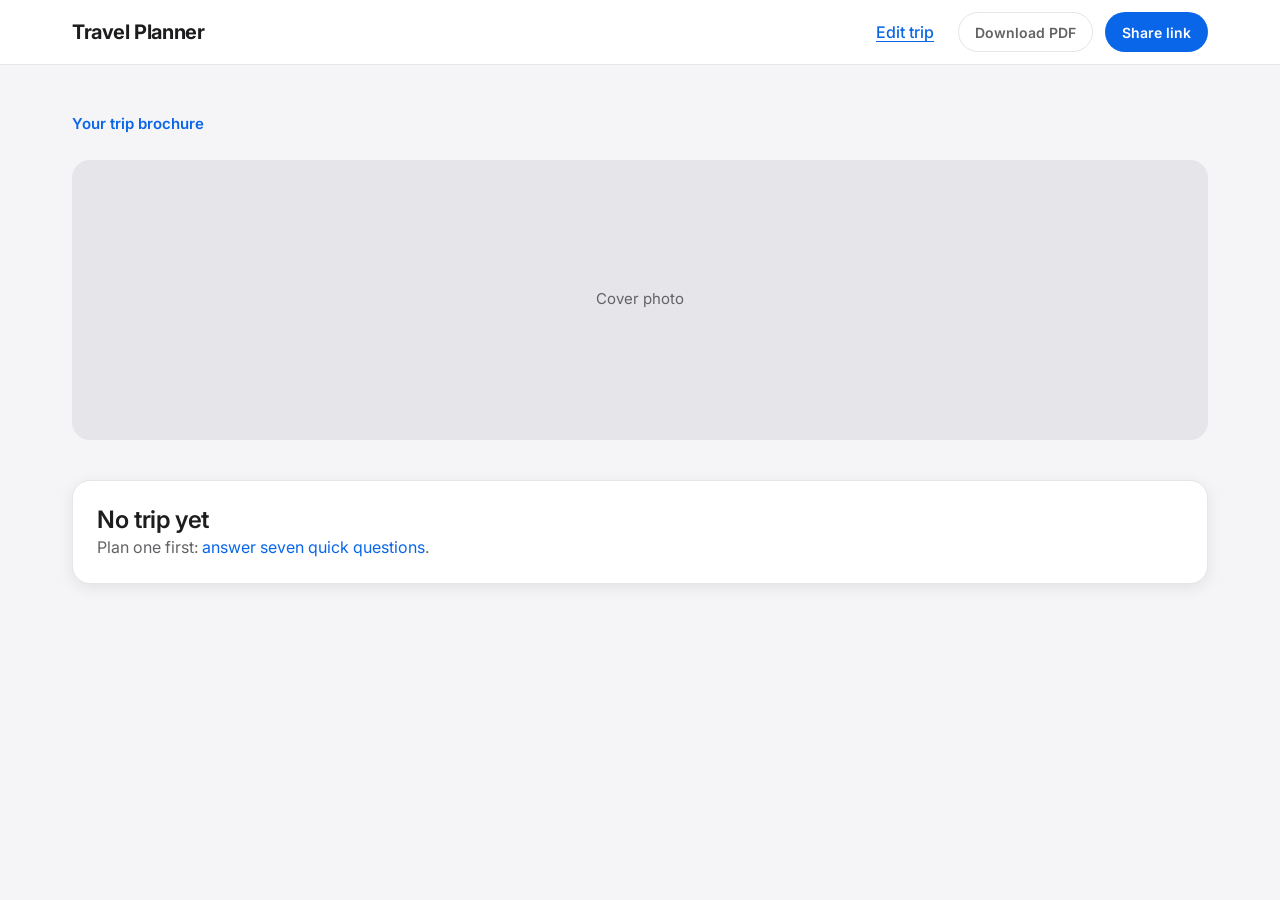
<file: frontend/brochure.html>
<!doctype html>
<!-- Brochure: the sublist built and saved by POST /api/trips/{id}/brochure: kept experiences grouped by day and ordered by time, with the Geoapify map (or the pin plot), the total and the price-check note; Download PDF gets GET /api/trips/{id}/brochure.pdf. -->
<html lang="en">
<head>
  <meta charset="utf-8">
  <meta name="viewport" content="width=device-width, initial-scale=1">
  <title>Your trip brochure · Travel Planner</title>
  <link rel="preconnect" href="https://fonts.googleapis.com">
  <link rel="preconnect" href="https://fonts.gstatic.com" crossorigin>
  <link rel="stylesheet" href="https://fonts.googleapis.com/css2?family=Inter:wght@400;500;600;700&display=swap">
  <link rel="stylesheet" href="css/styles.css">
  <script src="js/api.js" defer></script>
  <script src="js/brochure.js" defer></script>
</head>
<body>
  <header class="site-header">
    <div class="container">
      <a class="wordmark" href="index.html">Travel Planner</a>
      <nav class="site-nav" aria-label="Brochure">
        <a class="link-underline" href="experiences.html" id="edit-trip">Edit trip</a>
        <a class="btn btn-secondary btn-sm" id="download-pdf">Download PDF</a>
        <button type="button" class="btn btn-primary btn-sm" aria-disabled="true" title="Coming soon">Share link</button>
      </nav>
    </div>
  </header>

  <main class="container page">
    <div class="brochure-head">
      <p class="eyebrow">Your trip brochure</p>
      <h1 class="title-xl" id="title"></h1>
      <p class="body-lg muted" id="subtitle"></p>
    </div>
    <div class="cover" role="img" aria-label="Cover photo (placeholder)">Cover photo</div>

    <div class="with-aside" id="plan">
      <div class="main" id="days"></div>

      <aside class="aside-wide aside-stack">
        <section class="card map-card" aria-labelledby="map-title">
          <h2 class="h3" id="map-title">Your trip on the map</h2>
          <div class="map" id="map" role="img"></div>
          <p class="caption map-note" id="map-note"></p>
          <ul class="plain legend" id="legend"></ul>
        </section>

        <section class="card total-card" aria-label="Total cost">
          <div class="total-row">
            <strong>Total</strong>
            <p><span class="total-amount" id="total"></span> <span class="muted" id="total-of"></span></p>
          </div>
          <p class="over-note" id="over-note" hidden></p>
          <p class="caption" id="not-counted" hidden></p>
          <p class="caption" id="checked-note"></p>
        </section>
      </aside>
    </div>

    <section class="card" id="empty" hidden>
      <h2 id="empty-title">No experiences kept yet</h2>
      <p class="muted" id="empty-text">Your brochure is built from the experiences you keep. <a href="experiences.html">Go back to your experiences</a> to pick some.</p>
    </section>
  </main>
</body>
</html>
</file>
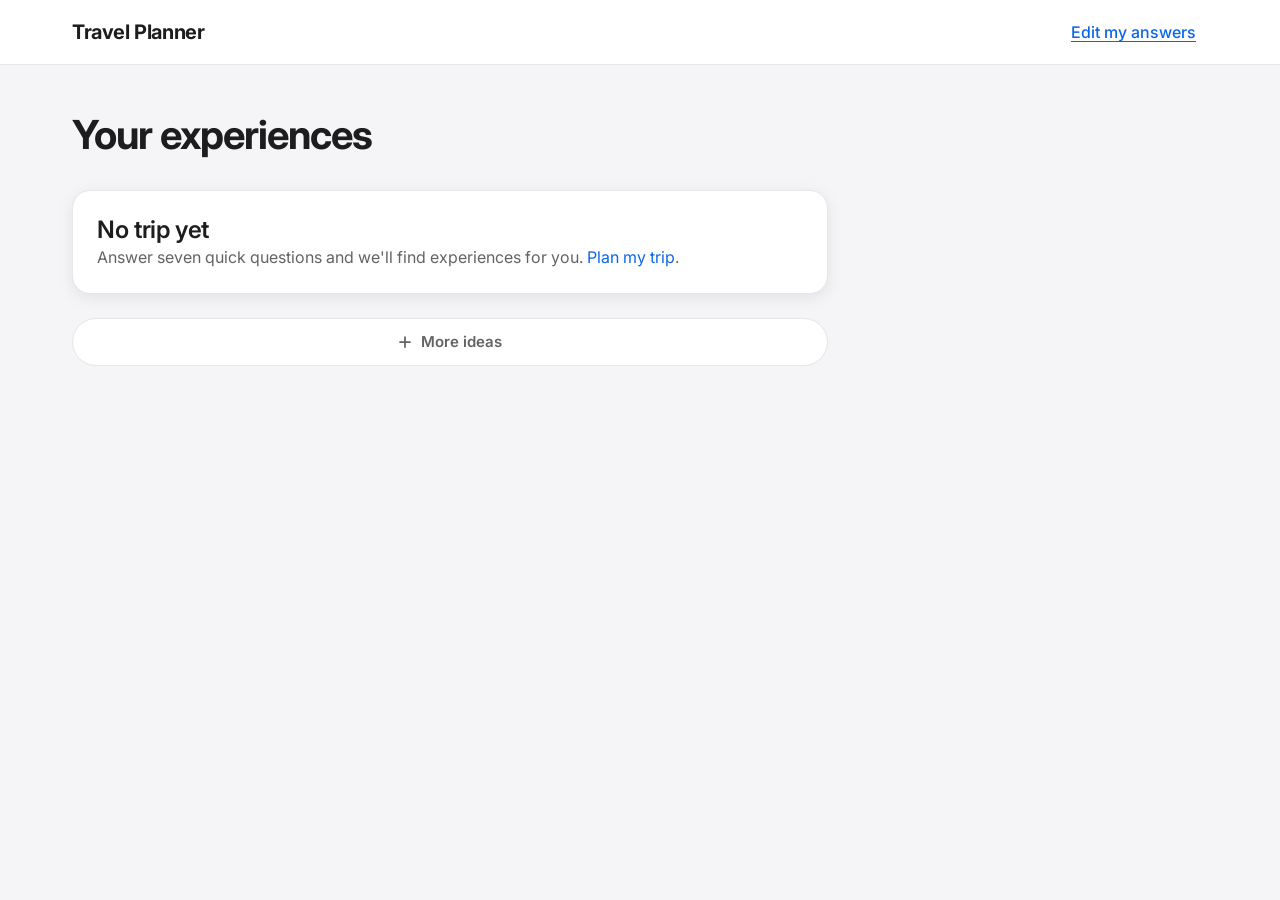
<file: frontend/experiences.html>
<!doctype html>
<!-- Experience list: the trip from GET /api/trips/{id}: progress while it is being researched, then the experiences with price, source and checked-at time; Keep/Remove/time changes go to the API, which re-runs the checks and the budget. Swap and Quick search ask the API for 2-3 checked options; the user picks one. -->
<html lang="en">
<head>
  <meta charset="utf-8">
  <meta name="viewport" content="width=device-width, initial-scale=1">
  <title>Your experiences · Travel Planner</title>
  <link rel="preconnect" href="https://fonts.googleapis.com">
  <link rel="preconnect" href="https://fonts.gstatic.com" crossorigin>
  <link rel="stylesheet" href="https://fonts.googleapis.com/css2?family=Inter:wght@400;500;600;700&display=swap">
  <link rel="stylesheet" href="css/styles.css">
  <script src="js/api.js" defer></script>
  <script src="js/experiences.js" defer></script>
</head>
<body>
  <header class="site-header">
    <div class="container">
      <a class="wordmark" href="index.html">Travel Planner</a>
      <nav class="site-nav" aria-label="Trip">
        <a class="link-underline" href="plan.html">Edit my answers</a>
      </nav>
    </div>
  </header>

  <main class="container page">
    <div class="page-head">
      <h1 id="title">Your experiences</h1>
      <p class="body-lg muted" id="subtitle"></p>
      <p class="field-error" id="action-error" role="alert" hidden></p>
    </div>

    <div class="with-aside">
      <div class="main">
        <section class="card" id="status" aria-live="polite" hidden></section>
        <section class="card search-panel" id="search-panel" aria-live="polite" aria-labelledby="search-title" tabindex="-1" hidden></section>
        <div class="card-grid" id="kept-grid"></div>
        <div class="removed-list" id="removed-list" hidden></div>
        <section class="card quick-search" id="quick-search" aria-labelledby="quick-title" hidden>
          <h2 class="h3" id="quick-title">Something last-minute?</h2>
          <p class="caption">Ask for one thing on one day. We search the sources and check what we find; nothing is invented.</p>
          <form class="quick-form" id="quick-form" novalidate>
            <div class="field-row">
              <label class="field quick-request">
                <span class="field-label">What are you looking for?</span>
                <input class="input" id="quick-request" name="request" type="text" minlength="3" maxlength="300" placeholder="e.g. a wine tasting" autocomplete="off" required>
              </label>
              <label class="field quick-day">
                <span class="field-label">Day</span>
                <select class="input" id="quick-day" name="day"></select>
              </label>
            </div>
            <p class="field-error" id="quick-error" role="alert" hidden></p>
            <div>
              <button type="submit" class="btn btn-primary btn-sm" id="quick-go">Search</button>
            </div>
          </form>
        </section>
        <button type="button" class="btn btn-secondary btn-accent btn-block more-ideas" aria-disabled="true" title="Coming soon">
          <svg class="icon" viewBox="0 0 16 16" fill="none" stroke="currentColor" stroke-width="1.75" stroke-linecap="round" aria-hidden="true"><path d="M8 3v10M3 8h10"/></svg>
          More ideas
        </button>
      </div>

      <aside class="aside-wide">
        <section class="card budget" id="budget" aria-labelledby="budget-title" hidden>
          <h2 id="budget-title">Your budget</h2>
          <div class="budget-meter">
            <div class="budget-head">
              <p><span class="amount" id="budget-used"></span><span class="of" id="budget-of"></span></p>
              <p class="caption" id="budget-per"></p>
            </div>
            <div class="budget-track" id="budget-track" role="progressbar" aria-label="Budget used" aria-valuemin="0">
              <div class="budget-fill" id="budget-fill"></div>
            </div>
            <p class="budget-left" id="budget-left" aria-live="polite"></p>
          </div>
          <hr class="divider">
          <div>
            <p class="kept-title" id="kept-title"></p>
            <ul class="plain kept-list" id="kept-list"></ul>
            <p class="caption" id="not-counted" hidden></p>
          </div>
          <div class="budget-actions">
            <button type="button" class="btn btn-primary btn-lg btn-block" id="build">Build my trip</button>
            <button type="button" class="btn btn-secondary btn-block" id="fit" hidden>Fit it to my budget</button>
          </div>
          <p class="caption">If you go over budget the bar turns red, this button switches off and "Fit it to my budget" appears.</p>
        </section>
      </aside>
    </div>
  </main>
</body>
</html>
</file>
<file: frontend/css/styles.css>
/* Travel Planner design system: styles.css
   Source of truth: the "Travel Planner" design system (tokens.json).
   Rule: pages use these variables and classes. Never type a hex colour in HTML. */

/* ---------- 1. Tokens ---------- */
:root {
  /* Colour */
  --blue: #0a66e8;          /* the one accent: primary buttons, links, selected */
  --blue-hover: #0852c2;
  --blue-soft: #eaf2fe;     /* selected chip, best-time badge */
  --ink: #1d1d1f;           /* text */
  --ink-muted: #636366;     /* sources, timestamps, hints */
  --surface: #ffffff;       /* cards, panels, header */
  --surface-alt: #f5f5f7;   /* page background */
  --line: #e5e5ea;          /* hairlines */
  --line-strong: #d1d1d6;   /* secondary button and chip borders */
  --success: #1a7f37;       /* budget bar, under budget */
  --danger: #d70015;        /* budget bar, over budget */
  --day-1: #0a66e8;
  --day-2: #c75a00;
  --day-3: #0e7c72;

  /* Type */
  --font-sans: Inter, -apple-system, BlinkMacSystemFont, "Segoe UI", system-ui, sans-serif;

  /* Space */
  --space-1: 4px;
  --space-2: 8px;
  --space-3: 12px;
  --space-4: 16px;
  --space-6: 24px;
  --space-8: 32px;
  --space-12: 48px;
  --space-20: 80px;

  /* Radius */
  --radius-sm: 8px;
  --radius-md: 12px;
  --radius-lg: 18px;
  --radius-pill: 999px;

  /* Shadow and border */
  --shadow-sm: 0 1px 2px rgba(0, 0, 0, 0.06);
  --shadow-md: 0 4px 16px rgba(0, 0, 0, 0.08);
  --shadow-lg: 0 12px 32px rgba(0, 0, 0, 0.12);
  --border-hair: 1px solid var(--line);
}

/* ---------- 2. Base ---------- */
*, *::before, *::after { box-sizing: border-box; }

body {
  margin: 0;
  font-family: var(--font-sans);
  font-size: 16px;
  line-height: 1.5;
  color: var(--ink);
  background: var(--surface-alt);
  -webkit-font-smoothing: antialiased;
}

h1, h2, h3, p { margin: 0; }

.display { font-size: 76px; line-height: 1.02; font-weight: 700; letter-spacing: -0.04em; }
h1, .h1  { font-size: 40px; line-height: 1.12; font-weight: 700; letter-spacing: -0.025em; }
h2, .h2  { font-size: 24px; line-height: 1.25; font-weight: 600; letter-spacing: -0.015em; }
h3, .h3  { font-size: 18px; line-height: 1.3;  font-weight: 600; letter-spacing: -0.01em; }
.body-lg { font-size: 19px; line-height: 1.5; }
.caption { font-size: 13px; line-height: 1.4; color: var(--ink-muted); }
.muted   { color: var(--ink-muted); }
.eyebrow { font-size: 15px; font-weight: 600; color: var(--blue); }

a { color: var(--blue); text-decoration: none; }
a:hover { color: var(--blue-hover); }

:focus-visible { outline: 2px solid var(--blue); outline-offset: 2px; }

/* ---------- 3. Layout ---------- */
.container { width: 100%; max-width: 1200px; margin: 0 auto; padding: 0 var(--space-8); }

.site-header { background: var(--surface); border-bottom: var(--border-hair); }
.site-header .container {
  min-height: 64px; display: flex; align-items: center;
  justify-content: space-between; gap: var(--space-4); flex-wrap: wrap;
}
.wordmark { font-size: 20px; font-weight: 700; letter-spacing: -0.02em; color: var(--ink); }

.progress { height: 3px; background: var(--line); }
.progress > span { display: block; height: 100%; background: var(--blue); }

/* Main column + side panel; the panel stacks under the main column on narrow screens */
.with-aside { display: flex; flex-wrap: wrap; gap: var(--space-8); align-items: flex-start; }
.with-aside > main, .with-aside > .main { flex: 999 1 560px; min-width: 0; }
.with-aside > aside { flex: 1 1 300px; min-width: 0; }

.card-grid { display: grid; grid-template-columns: repeat(auto-fill, minmax(300px, 1fr)); gap: var(--space-6); }

.section { padding: var(--space-20) 0; }
.section-alt { background: var(--surface-alt); }

/* ---------- 4. Components ---------- */

/* Button: .btn + .btn-primary | .btn-secondary | .btn-text */
.btn {
  display: inline-flex; align-items: center; justify-content: center; gap: var(--space-2);
  height: 48px; padding: 0 var(--space-6);
  border-radius: var(--radius-pill); border: 1px solid transparent;
  font: 600 15px var(--font-sans); cursor: pointer;
  transition: background 0.15s ease-out, border-color 0.15s ease-out;
}
.btn-primary { background: var(--blue); color: #fff; }
.btn-primary:hover { background: var(--blue-hover); color: #fff; }
.btn-secondary { background: var(--surface); color: var(--ink); border-color: var(--line-strong); }
.btn-secondary:hover { border-color: var(--ink-muted); color: var(--ink); }
.btn-text { background: transparent; color: var(--blue); padding: 0 var(--space-2); }
.btn-lg { height: 52px; padding: 0 30px; font-size: 17px; }
.btn-sm { height: 40px; padding: 0 var(--space-4); font-size: 14px; }
.btn:disabled { background: var(--line); border-color: var(--line); color: var(--ink-muted); cursor: default; }

/* Chip: questionnaire choices. Add .is-on when selected (and aria-pressed="true") */
.chip {
  display: inline-flex; align-items: center; gap: 6px;
  height: 44px; padding: 0 18px;
  border-radius: var(--radius-pill); border: 1px solid var(--line-strong);
  background: var(--surface); color: var(--ink);
  font: 500 15px var(--font-sans); cursor: pointer;
}
.chip.is-on { background: var(--blue-soft); border: 1.5px solid var(--blue); color: var(--blue); font-weight: 600; }
.chips { display: flex; flex-wrap: wrap; gap: var(--space-3); }

/* Card */
.card {
  background: var(--surface); border: var(--border-hair);
  border-radius: var(--radius-lg); box-shadow: var(--shadow-md);
  padding: var(--space-6);
}

/* Experience card */
.experience { padding: var(--space-3); display: flex; flex-direction: column; gap: var(--space-3); transition: box-shadow 0.2s ease-out; }
.experience:hover { box-shadow: var(--shadow-lg); }
.experience .photo { height: 150px; border-radius: 10px; background: var(--surface-alt); object-fit: cover; width: 100%; }
.experience .body { padding: var(--space-1) var(--space-2) var(--space-2); display: flex; flex-direction: column; gap: var(--space-3); flex-grow: 1; }
.experience .price { font-size: 24px; font-weight: 700; letter-spacing: -0.02em; }
.experience .why { font-size: 13px; font-weight: 500; color: var(--blue); }
.experience .actions { display: grid; grid-template-columns: repeat(3, minmax(0, 1fr)); gap: var(--space-2); border-top: var(--border-hair); padding-top: var(--space-3); margin-top: auto; }
.experience.is-removed { box-shadow: none; border-style: dashed; border-color: #c7c7cc; padding: 14px 20px; flex-direction: row; align-items: center; justify-content: space-between; }
.experience.is-removed .name { text-decoration: line-through; color: var(--ink-muted); }

/* Best-time badge (a button: clicking it lets the user change the time) */
.time-badge {
  align-self: flex-start; display: flex; flex-direction: column; align-items: flex-start; gap: 2px;
  min-height: 44px; padding: 6px 14px; border: none; border-radius: var(--radius-md);
  background: var(--blue-soft); font-family: inherit; text-align: left; cursor: pointer;
}
.time-badge .when { font-size: 14px; font-weight: 600; color: var(--blue); }
.time-badge .reason { font-size: 13px; color: var(--ink); }

/* Small pill badge */
.badge { display: inline-block; padding: 4px 10px; border-radius: var(--radius-pill); background: var(--blue-soft); color: var(--blue); font-size: 12px; font-weight: 600; }

/* Budget bar: add .is-over on the wrapper when over budget */
.budget .amount { font-size: 30px; font-weight: 700; letter-spacing: -0.02em; }
.budget-track { height: 8px; border-radius: var(--radius-pill); background: var(--surface-alt); overflow: hidden; }
.budget-fill { height: 100%; border-radius: var(--radius-pill); background: var(--success); transition: width 0.2s ease-out; }
.budget.is-over .budget-fill { background: var(--danger); }
.budget.is-over .budget-left { color: var(--danger); font-weight: 600; }

/* Map pin, coloured per day */
.pin {
  width: 32px; height: 32px; border-radius: 50%;
  display: inline-flex; align-items: center; justify-content: center;
  color: #fff; font-size: 14px; font-weight: 600;
  border: 2px solid #fff; box-shadow: 0 2px 6px rgba(0, 0, 0, 0.25);
}
.pin.day-1 { background: var(--day-1); }
.pin.day-2 { background: var(--day-2); }
.pin.day-3 { background: var(--day-3); }

/* ---------- 5. Small screens ---------- */
@media (max-width: 640px) {
  .container { padding: 0 var(--space-4); }
  .display { font-size: 48px; }
  h1, .h1 { font-size: 32px; }
}

/* ---------- 6. Pages ----------
   Layouts for index, plan, experiences and brochure (docs/prototype/*.png).
   Uses only the tokens above; the tokens and sections 1-5 are unchanged. */

/* Helpers */
[hidden] { display: none !important; }
.plain { list-style: none; margin: 0; padding: 0; }
.visually-hidden {
  position: absolute; width: 1px; height: 1px; padding: 0; margin: -1px;
  overflow: hidden; clip: rect(0 0 0 0); white-space: nowrap; border: 0;
}
.text-sm { font-size: 15px; line-height: 1.4; }
.divider { border: 0; border-top: var(--border-hair); margin: 0; }
.icon { width: 16px; height: 16px; flex: none; }

/* Button extras */
.btn-block { width: 100%; }
.btn.is-on { background: var(--blue-soft); border: 1.5px solid var(--blue); color: var(--blue); }
.btn-accent, .btn-accent:hover { color: var(--blue); }
.btn[aria-disabled="true"], .time-badge[aria-disabled="true"] { cursor: default; }

/* Header navigation (vertical padding only shows when the header wraps on narrow screens) */
.site-header .container { padding-top: var(--space-2); padding-bottom: var(--space-2); }
.site-nav { display: flex; align-items: center; gap: var(--space-3); flex-wrap: wrap; }
.nav-link { color: var(--ink); font-weight: 500; margin-right: var(--space-3); }
.nav-link:hover { color: var(--blue); }
.link-underline { font-weight: 500; text-decoration: underline; text-underline-offset: 3px; margin-right: var(--space-3); }
.header-step { font-size: 15px; color: var(--ink-muted); }

/* Footer */
.site-footer { border-top: var(--border-hair); padding: var(--space-6) 0; font-size: 14px; color: var(--ink-muted); }

/* Grey pages: space under the header */
.page { padding-top: var(--space-12); padding-bottom: var(--space-20); }
.page-head { margin-bottom: var(--space-8); }
.page-head .body-lg { margin-top: var(--space-1); }

/* Wider side panel, as in the prototype (still stacks under the main column on narrow screens) */
.with-aside > aside.aside-wide { flex-basis: 348px; }

/* Map placeholder: pins placed by x/y percentages, water band at the bottom */
.map { position: relative; overflow: hidden; border-radius: var(--radius-md); background: var(--surface-alt); }
.map::after { content: ""; position: absolute; left: 0; right: 0; bottom: 0; height: 30%; background: var(--blue-soft); }
.map .pin { position: absolute; z-index: 1; transform: translate(-50%, -50%); }
.map-label { position: absolute; z-index: 1; left: var(--space-4); bottom: var(--space-3); }

/* Home */
.hero { background: var(--surface); text-align: center; }
.hero .eyebrow { margin-bottom: var(--space-6); }
.hero .display { max-width: 720px; margin: 0 auto; }
.hero-actions { display: flex; justify-content: center; align-items: center; gap: var(--space-6); flex-wrap: wrap; margin-top: var(--space-12); }
.hero-actions .btn-text { font-size: 17px; }

.preview {
  max-width: 880px; margin: var(--space-12) auto 0; text-align: left;
  display: grid; grid-template-columns: repeat(2, minmax(0, 1fr)); gap: var(--space-6);
}
.preview .map { min-height: 240px; }
.preview-trip { display: flex; flex-direction: column; gap: var(--space-4); min-width: 0; }
.preview-head { display: flex; justify-content: space-between; align-items: baseline; gap: var(--space-3); flex-wrap: wrap; }
.list-box { border: var(--border-hair); border-radius: var(--radius-md); }
.list-box > li { display: flex; align-items: center; justify-content: space-between; gap: var(--space-3); padding: var(--space-3) var(--space-4); }
.list-box > li + li { border-top: var(--border-hair); }
.list-box .name { font-weight: 600; }
.list-box .badge { flex: none; }
.mini-budget { margin-top: auto; display: flex; flex-direction: column; gap: var(--space-2); }
.mini-budget .row { display: flex; justify-content: space-between; gap: var(--space-3); }

.section-title { text-align: center; margin-bottom: var(--space-12); }
.grid-3 { display: grid; grid-template-columns: repeat(3, minmax(0, 1fr)); gap: var(--space-6); }
.step-card { padding: var(--space-8); display: flex; flex-direction: column; gap: var(--space-3); }
.step-card p:last-child { font-size: 17px; color: var(--ink-muted); }

/* Questionnaire */
.question { max-width: 696px; margin: 0 auto; padding: var(--space-12) calc(var(--space-12) - var(--space-1)); }
.question .lead { margin-top: var(--space-3); color: var(--ink-muted); }
.question-body { margin-top: var(--space-8); display: flex; flex-direction: column; gap: var(--space-6); }
.field { display: flex; flex-direction: column; gap: var(--space-2); min-width: 0; }
.field-label { font-size: 14px; font-weight: 600; }
.field-row { display: flex; gap: var(--space-4); flex-wrap: wrap; }
.field-row > .field { flex: 1 1 200px; }
.field-error { font-size: 13px; color: var(--danger); }
.input {
  width: 100%; height: 48px; padding: 0 var(--space-4);
  border: 1px solid var(--line-strong); border-radius: var(--radius-md);
  background: var(--surface); color: var(--ink); font: 400 16px var(--font-sans);
}
.input-short { max-width: 160px; }
textarea.input { height: auto; min-height: 96px; padding: var(--space-3) var(--space-4); line-height: 1.5; resize: vertical; }
.input-money { position: relative; max-width: 240px; }
.input-money::before { content: "€"; position: absolute; left: var(--space-4); top: 50%; transform: translateY(-50%); color: var(--ink-muted); }
.input-money .input { padding-left: 34px; }
.range { width: 100%; accent-color: var(--blue); }
.range-labels { display: flex; justify-content: space-between; }
.summary-box {
  margin-top: var(--space-8); padding: var(--space-3) var(--space-4);
  display: flex; flex-wrap: wrap; align-items: baseline; gap: var(--space-1) var(--space-3);
  border-radius: var(--radius-md); background: var(--surface-alt);
}
.summary-box .label { font-size: 13px; font-weight: 600; color: var(--ink-muted); }
.step-nav { margin-top: var(--space-8); padding-top: var(--space-6); border-top: var(--border-hair); display: flex; justify-content: space-between; gap: var(--space-3); }

/* Experience list */
.experience .photo-placeholder { display: flex; align-items: center; justify-content: center; font-size: 14px; color: var(--ink-muted); }
.experience .text { display: flex; flex-direction: column; gap: var(--space-1); }
.experience .desc { font-size: 15px; line-height: 1.4; color: var(--ink-muted); }
.time-badge .when { display: inline-flex; align-items: center; gap: 6px; }
.price-row { display: flex; align-items: baseline; justify-content: space-between; gap: var(--space-2) var(--space-3); flex-wrap: wrap; }
.removed-list { display: flex; flex-direction: column; gap: var(--space-6); margin-top: var(--space-6); }
.more-ideas { margin-top: var(--space-6); }

.budget { display: flex; flex-direction: column; gap: var(--space-6); }
.budget-meter { display: flex; flex-direction: column; gap: var(--space-3); }
.budget-head { display: flex; align-items: baseline; justify-content: space-between; gap: var(--space-2); flex-wrap: wrap; }
.budget-head .of { font-size: 17px; color: var(--ink-muted); margin-left: var(--space-2); }
.budget-left { font-size: 15px; color: var(--ink-muted); }
.kept-title { font-size: 13px; font-weight: 600; color: var(--ink-muted); margin-bottom: var(--space-2); }
.kept-list li { display: flex; justify-content: space-between; gap: var(--space-3); }
.kept-list li + li { margin-top: var(--space-1); }
.kept-list .cost { font-weight: 600; }
.budget-actions { display: flex; flex-direction: column; gap: var(--space-3); }

/* Brochure */
.title-xl { font-size: 56px; line-height: 1.08; letter-spacing: -0.035em; margin-top: var(--space-2); }
.brochure-head .body-lg { margin-top: var(--space-2); }
.cover {
  height: 280px; margin: var(--space-6) 0 calc(var(--space-8) + var(--space-2));
  display: flex; align-items: center; justify-content: center;
  border-radius: var(--radius-lg); background: var(--line); color: var(--ink-muted); font-size: 15px;
}
.day + .day { margin-top: calc(var(--space-8) + var(--space-2)); }
.day-title { display: flex; align-items: center; gap: var(--space-3); margin-bottom: var(--space-4); }
.day-dot { width: 10px; height: 10px; border-radius: 50%; flex: none; }
.day-dot.day-1 { background: var(--day-1); }
.day-dot.day-2 { background: var(--day-2); }
.day-dot.day-3 { background: var(--day-3); }
.stops { display: flex; flex-direction: column; gap: var(--space-4); }
.stop { display: flex; align-items: center; flex-wrap: wrap; gap: var(--space-4); }
.stop > .pin { width: 40px; height: 40px; font-size: 16px; flex: none; border: none; box-shadow: none; }
.stop-body { flex: 1 1 200px; min-width: 0; display: flex; flex-direction: column; gap: 2px; }
.stop-time { font-size: 15px; font-weight: 600; color: var(--blue); }
.stop-reason { font-size: 15px; color: var(--ink-muted); }
.stop-price { margin-top: var(--space-1); }
.stop-price strong { font-size: 20px; font-weight: 700; letter-spacing: -0.01em; }
.stop > .btn { margin-left: auto; }

.aside-stack { display: flex; flex-direction: column; gap: var(--space-6); }
.map-card { padding: var(--space-4); display: flex; flex-direction: column; gap: var(--space-4); }
.map-card h2 { padding: var(--space-2) var(--space-1) 0; }
.map-card .map { height: 320px; }
.legend { display: flex; flex-wrap: wrap; gap: var(--space-4); padding: 0 var(--space-1) var(--space-2); font-size: 14px; }
.legend li { display: inline-flex; align-items: center; gap: var(--space-2); }
.total-card { display: flex; flex-direction: column; gap: var(--space-3); }
.total-row { display: flex; align-items: baseline; justify-content: space-between; gap: var(--space-2); flex-wrap: wrap; }
.total-amount { font-size: 30px; font-weight: 700; letter-spacing: -0.02em; }
.over-note { font-size: 15px; font-weight: 600; color: var(--danger); }


/* Swap and quick search (experiences.html): one panel for the latest search, its option cards, the request form */
.search-panel { display: flex; flex-direction: column; gap: var(--space-4); margin-bottom: var(--space-6); }
.search-panel:focus { outline: none; }
.search-panel:focus-visible { outline: 2px solid var(--blue); outline-offset: 2px; }
.search-head { display: flex; align-items: baseline; justify-content: space-between; gap: var(--space-3); flex-wrap: wrap; }
.option-grid { display: grid; grid-template-columns: repeat(auto-fill, minmax(240px, 1fr)); gap: var(--space-4); }
.option { box-shadow: var(--shadow-sm); padding: var(--space-4); display: flex; flex-direction: column; gap: var(--space-2); }
.option .text { display: flex; flex-direction: column; gap: var(--space-1); }
.option .desc { font-size: 14px; line-height: 1.4; color: var(--ink-muted); }
.option .price { font-size: 20px; font-weight: 700; letter-spacing: -0.01em; }
.option .why { font-size: 13px; font-weight: 500; color: var(--blue); }
.option-when { font-size: 14px; font-weight: 600; color: var(--blue); }
.option .btn { margin-top: auto; align-self: flex-start; }
.quick-search { display: flex; flex-direction: column; gap: var(--space-3); margin-top: var(--space-6); }
.quick-form { display: flex; flex-direction: column; gap: var(--space-3); }
.quick-form .quick-request { flex: 3 1 260px; }
.quick-form .quick-day { flex: 1 1 160px; }
.btn-secondary[aria-disabled="true"], .btn-secondary[aria-disabled="true"]:hover { color: var(--ink-muted); border-color: var(--line); }

/* Brochure map: the Geoapify image saved at build time, or the pin plot (no fake water band on either) */
.map-card .map::after { content: none; }
.map.has-image { background: var(--surface-alt); }
.map-image { display: block; width: 100%; height: 100%; object-fit: contain; }
.map-note { padding: 0 var(--space-1); }
.stop-status { margin-top: var(--space-1); }

@media (max-width: 640px) {
  .page { padding-top: var(--space-8); padding-bottom: var(--space-12); }
  .preview { grid-template-columns: 1fr; }
  .grid-3 { grid-template-columns: 1fr; }
  .step-card { padding: var(--space-6); }
  .question { padding: var(--space-6); }
  .title-xl { font-size: 40px; }
  .cover { height: 180px; }
}
</file>
